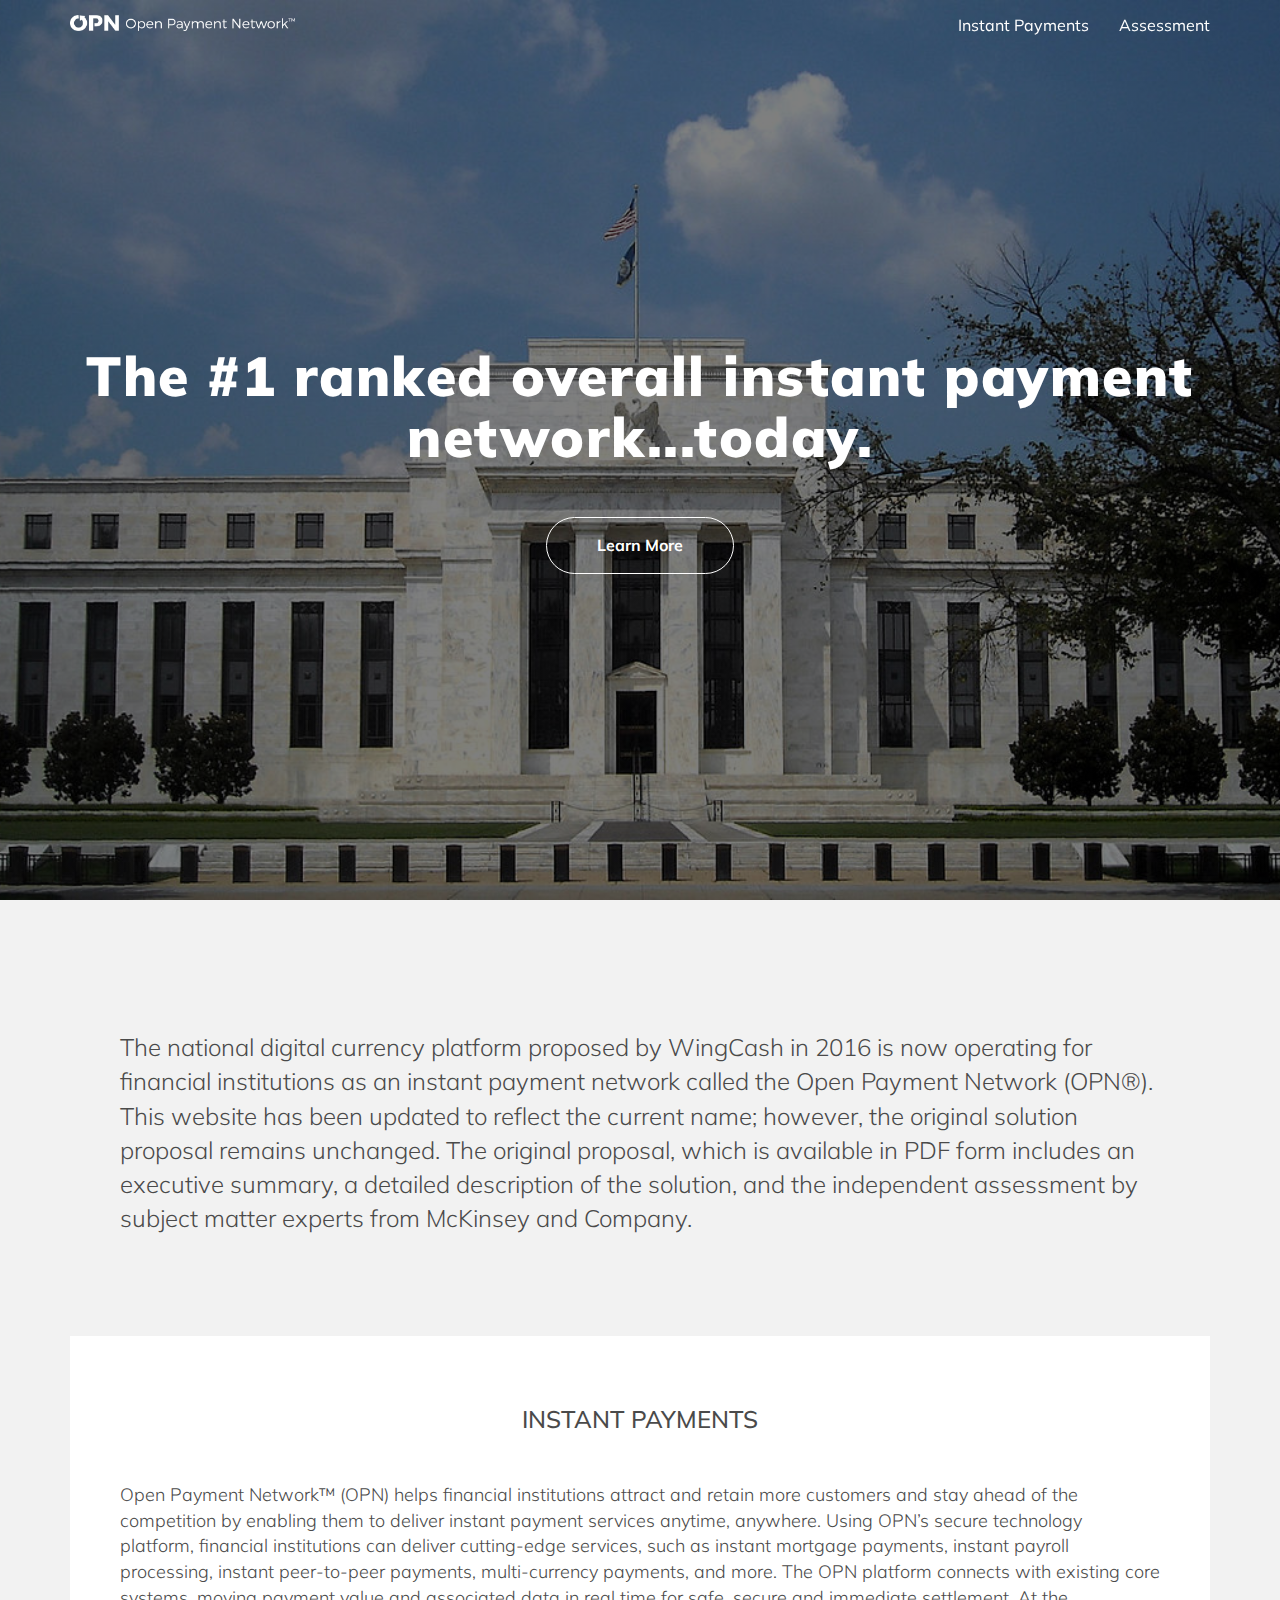
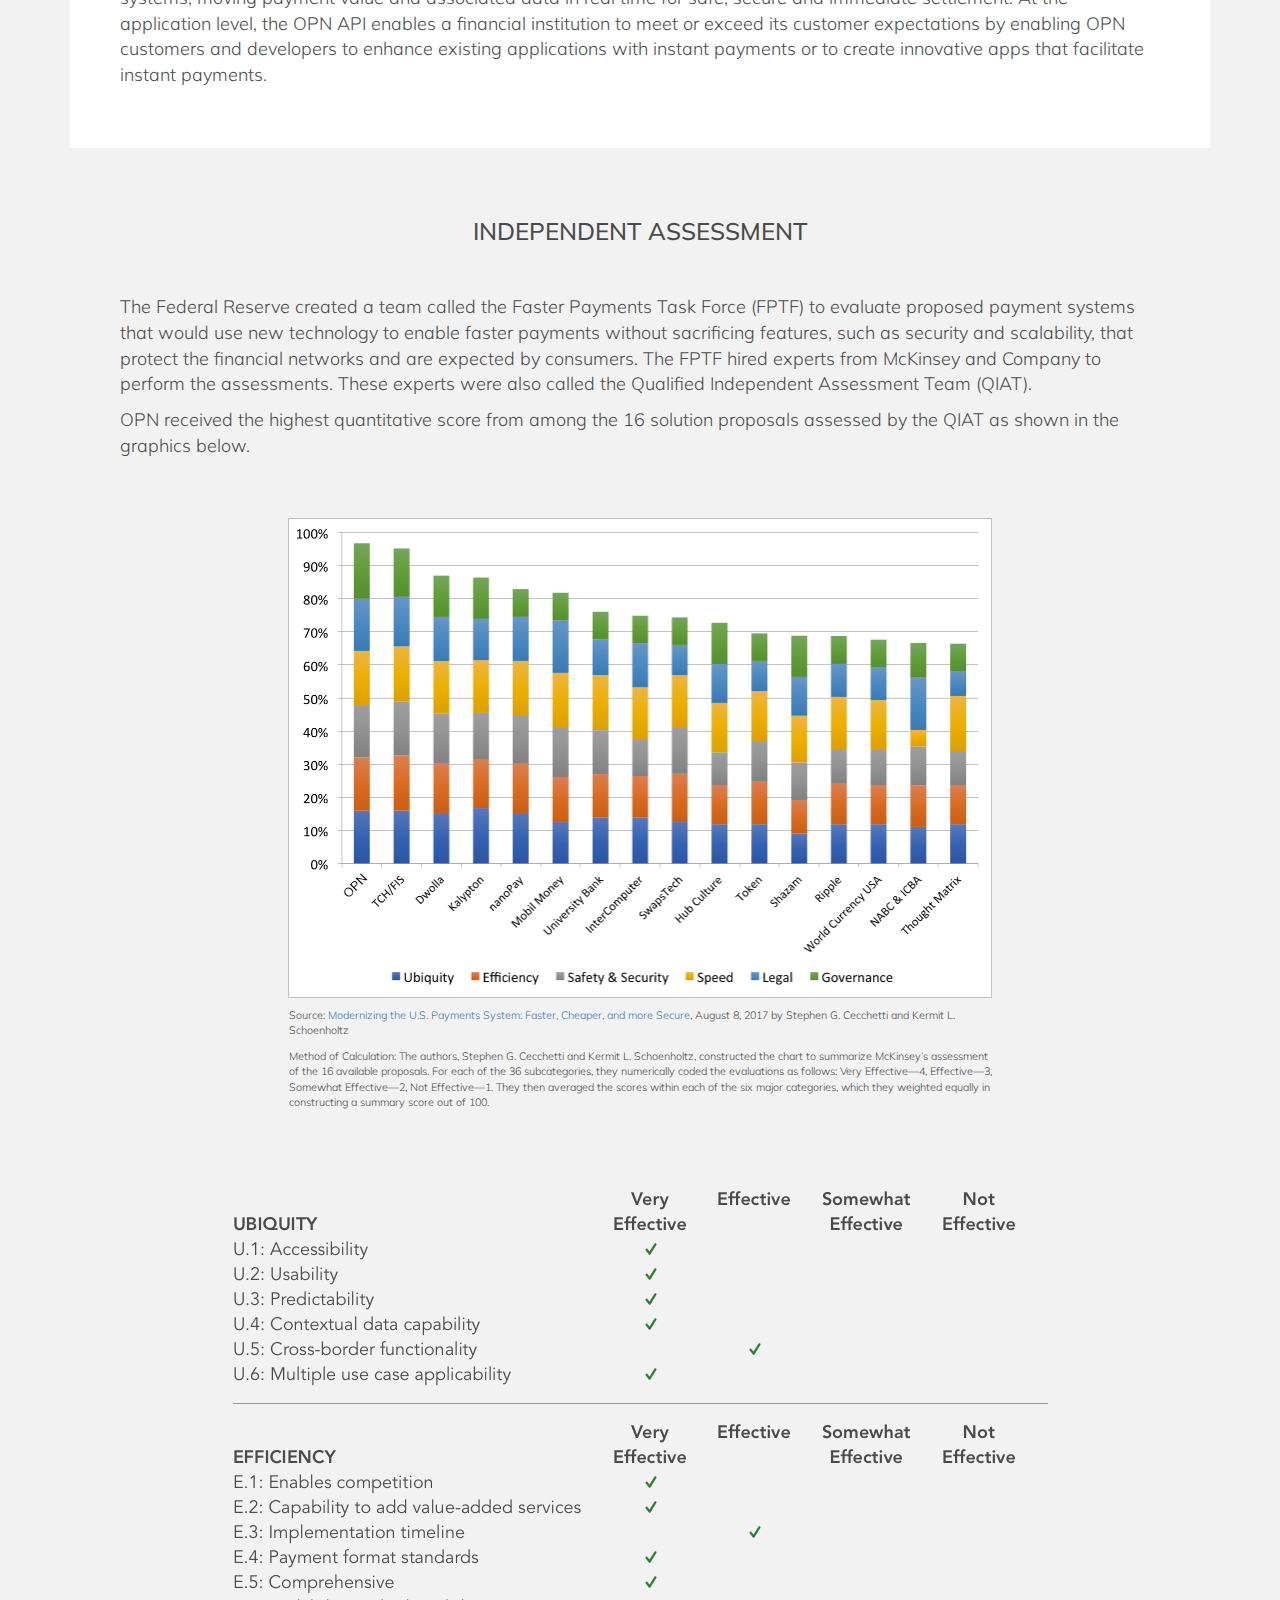
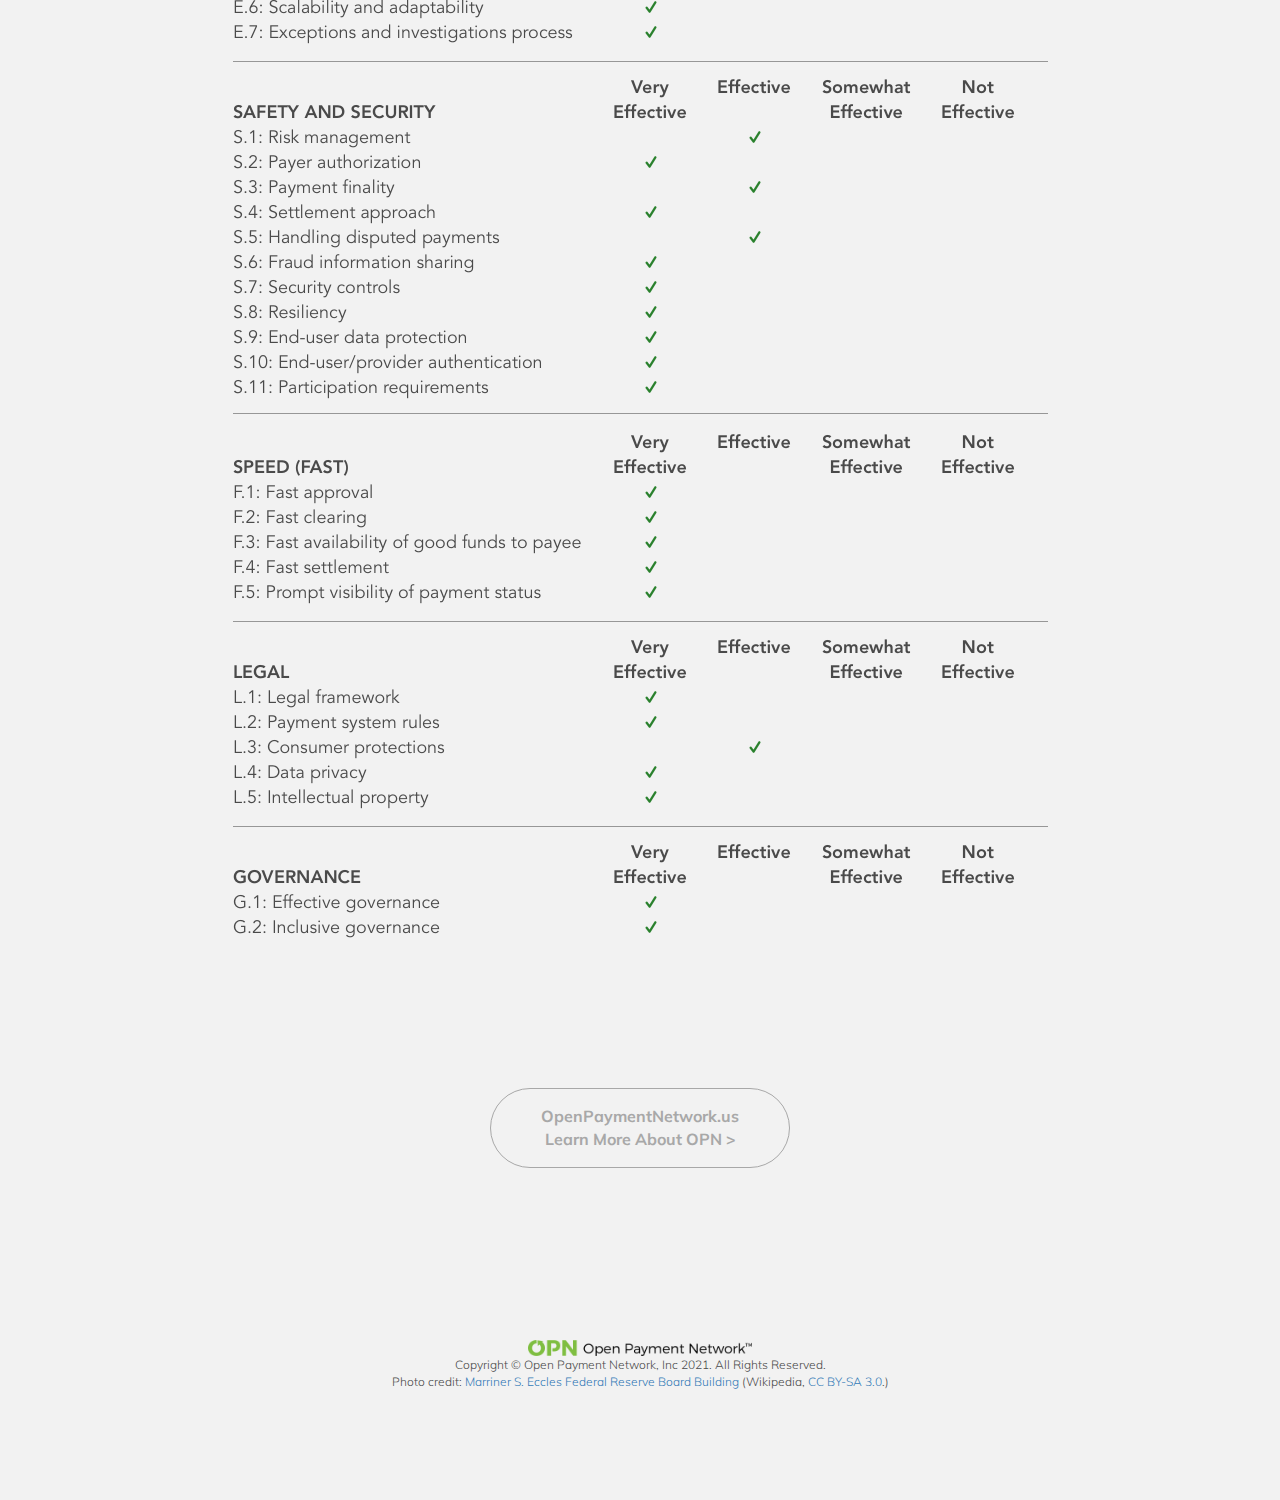
<file: fpn/index.html>
<!DOCTYPE html>
<html lang="en">
  <head>
    <meta charset="utf-8">
    <meta http-equiv="X-UA-Compatible" content="IE=edge">
    <meta name="viewport" content="width=device-width, initial-scale=1">
    <title>Open Payment Network&trade;</title>

    <!-- Bootstrap -->
    <link rel="stylesheet"
        href="https://maxcdn.bootstrapcdn.com/bootstrap/3.3.7/css/bootstrap.min.css"
        integrity="sha384-BVYiiSIFeK1dGmJRAkycuHAHRg32OmUcww7on3RYdg4Va+PmSTsz/K68vbdEjh4u"
        crossorigin="anonymous" />
    <link href="https://fonts.googleapis.com/css?family=Muli:300,300i,400,700,900"
      rel="stylesheet" />
    <link rel="stylesheet" href="fpn.css" />
  </head>
  <body>
    <div class="topfold" id="top">
      <nav class="navbar navbar-fixed-top">
        <div class="container">
          <!-- Brand and toggle get grouped for better mobile display -->
          <div class="navbar-header">
            <button type="button" class="navbar-toggle collapsed" data-toggle="collapse" data-target="#bs-example-navbar-collapse-1" aria-expanded="false">
              <span class="sr-only">Toggle navigation</span>
              <span class="icon-bar"></span>
              <span class="icon-bar"></span>
              <span class="icon-bar"></span>
            </button>
            <a class="navbar-brand smooth-scroll" href="#top">
              <img src="image/opnlogo-nav-white.png"
                class="navbar-brand-img" />
            </a>
          </div>

          <!-- Collect the nav links, forms, and other content for toggling -->
          <div class="collapse navbar-collapse" id="bs-example-navbar-collapse-1">
            <ul class="nav navbar-nav navbar-right smooth-scroll">
              <li><a href="#instpay">Instant Payments</a></li>
              <li><a href="#assessment">Assessment</a></li>
            </ul>
          </div><!-- /.navbar-collapse -->
        </div><!-- /.container-fluid -->
      </nav>
      <div class="topfold-content">
        <div class="container">
          <h1 class="topfold-h1">
            The #1 ranked overall instant payment network...today.
          </h1>
          <div>
            <a href="#instpay" class="smooth-scroll">
              <button class="topfold-button">
                Learn More
              </button>
            </a>
          </div>
        </div>
      </div>
    </div>

    <div class="container">

      <section id="changeinfo">
        <div class="changeinfo">
          <p>
            The national digital currency platform proposed by WingCash in 2016
            is now operating for financial institutions as an instant payment
            network called the Open Payment Network (OPN&reg;). This website has
            been updated to reflect the current name; however, the original
            solution proposal remains unchanged. The original proposal, which
            is available in PDF form includes an executive summary, a detailed
            description of the solution, and the independent assessment by
            subject matter experts from McKinsey and Company.
          </p>
        </div>
      </section>

      <section id="instpay" class="bright">
        <h2 class="section-title">INSTANT PAYMENTS</h2>
        <p>
          Open Payment Network&trade; (OPN) helps financial institutions
          attract and retain more customers and stay ahead of the competition
          by enabling them to deliver instant payment services anytime,
          anywhere. Using OPN’s secure technology platform, financial
          institutions can deliver cutting-edge services, such as instant
          mortgage payments, instant payroll processing, instant peer-to-peer
          payments, multi-currency payments, and more. The OPN platform
          connects with existing core systems, moving payment value and
          associated data in real time for safe, secure and immediate
          settlement. At the application level, the OPN API enables a financial
          institution to meet or exceed its customer expectations by enabling
          OPN customers and developers to enhance existing applications with
          instant payments or to create innovative apps that facilitate instant
          payments.
        </p>
      </section>

      <section id="assessment">
        <h2 class="section-title">INDEPENDENT ASSESSMENT</h2>
        <p>
          The Federal Reserve created a team called the Faster Payments Task
          Force (FPTF) to evaluate proposed payment systems that would use new
          technology to enable faster payments without sacrificing features,
          such as security and scalability, that protect the financial networks
          and are expected by consumers. The FPTF hired experts from McKinsey
          and Company to perform the assessments. These experts were also
          called the Qualified Independent Assessment Team (QIAT).
        <p>
        </p>
          OPN received the highest quantitative score from among the 16 solution
          proposals assessed by the QIAT as shown in the graphics below.
        </p>
        <div class="diagram-container">
          <img srcset="image/opn-chart-weighted-2x.png 2x"
            class="diagram ranking-chart" />
          <div class="ranking-chart-caption">
            <p>
              Source: <a href="http://ritholtz.com/2017/08/modernizing-u-s-payments-system-faster-cheaper-secure/">Modernizing the U.S. Payments System: Faster, Cheaper, and more Secure</a>,
              August 8, 2017 by Stephen G. Cecchetti and Kermit L. Schoenholtz
            </p>
            <p>
              Method of Calculation: The authors, Stephen G. Cecchetti and
              Kermit L. Schoenholtz, constructed the chart to summarize
              McKinsey’s assessment of the 16 available proposals. For each of
              the 36 subcategories, they numerically coded the evaluations as
              follows: Very Effective―4, Effective―3, Somewhat Effective―2,
              Not Effective―1. They then averaged the scores within each of
              the six major categories, which they weighted equally in
              constructing a summary score out of 100.
            </p>
          </div>
        </div>
        <div style="text-align: center">
          <img srcset="image/assessment-2x.png 2x" class="assessment-image" />
        </div>
      </section>

      <section class="centered">
        <div class="action-button-container"
            style="margin-top: 50px; margin-bottom: 20px">
          <a href="https://openpaymentnetwork.us/" target="_blank" rel="noopener">
            <button class="action-button">
              OpenPaymentNetwork.us<br />
              Learn More About OPN &gt;
            </button>
          </a>
        </div>
      </section>

      <section class="centered footer">
        <img srcset="image/opnlogo-footer-2x.png 2x" class="footer-logo" />
        <p>
          Copyright © Open Payment Network, Inc 2021. All Rights Reserved.<br />
          Photo credit:
          <a href="https://commons.wikimedia.org/wiki/File:Marriner_S._Eccles_Federal_Reserve_Board_Building.jpg" target="_blank" rel="noopener">Marriner S. Eccles Federal Reserve Board Building</a>
          (Wikipedia, <a href="https://creativecommons.org/licenses/by-sa/3.0/deed.en" target="_blank" rel="noopener">CC BY-SA 3.0</a>.)
        </p>
      </section>
    </div>

    <!-- jQuery (necessary for Bootstrap's JavaScript plugins) -->
    <script src="https://ajax.googleapis.com/ajax/libs/jquery/1.12.4/jquery.min.js"></script>

    <script src="https://maxcdn.bootstrapcdn.com/bootstrap/3.3.7/js/bootstrap.min.js"
        integrity="sha384-Tc5IQib027qvyjSMfHjOMaLkfuWVxZxUPnCJA7l2mCWNIpG9mGCD8wGNIcPD7Txa"
        crossorigin="anonymous"></script>

    <script src="fpn.js"></script>

<script>
  (function(i,s,o,g,r,a,m){i['GoogleAnalyticsObject']=r;i[r]=i[r]||function(){
  (i[r].q=i[r].q||[]).push(arguments)},i[r].l=1*new Date();a=s.createElement(o),
  m=s.getElementsByTagName(o)[0];a.async=1;a.src=g;m.parentNode.insertBefore(a,m)
  })(window,document,'script','https://www.google-analytics.com/analytics.js','ga');

  ga('create', 'UA-18115437-4', 'auto');
  ga('send', 'pageview');

</script>

  </body>
</html>
</file>
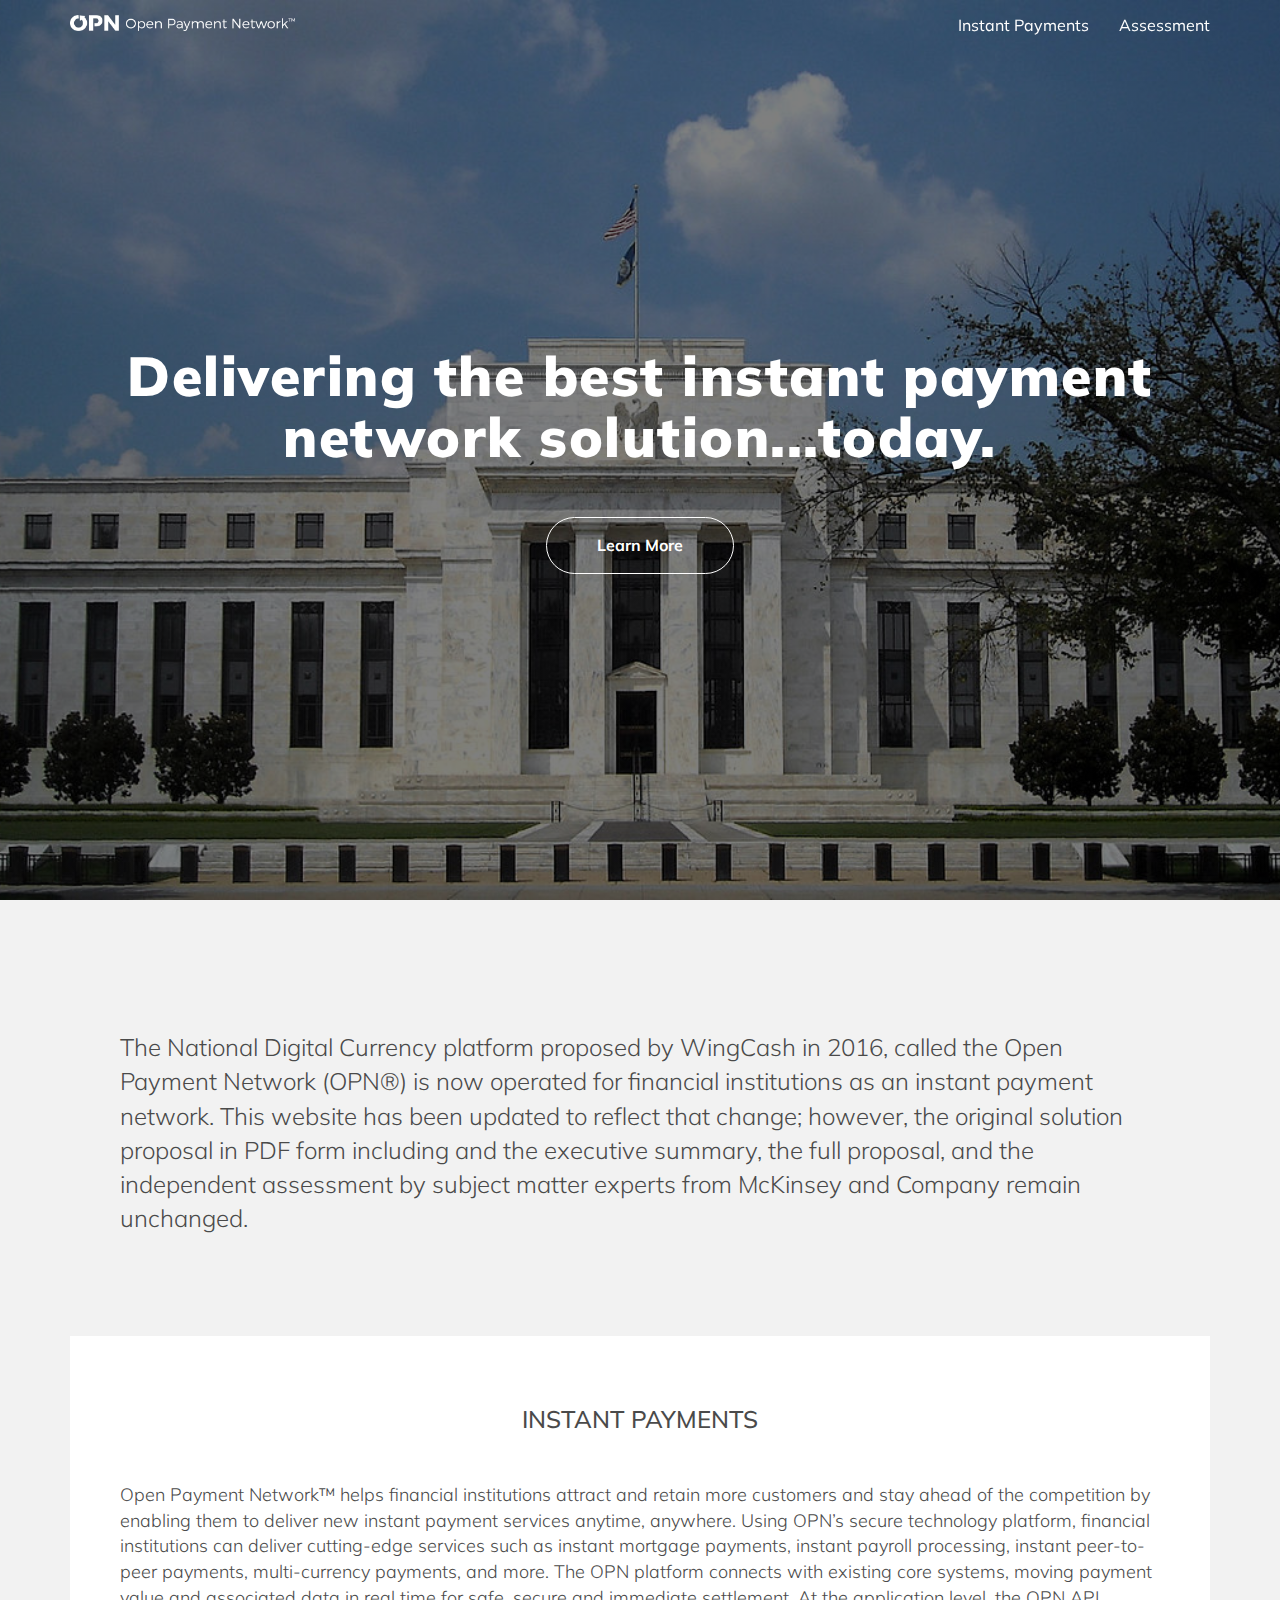
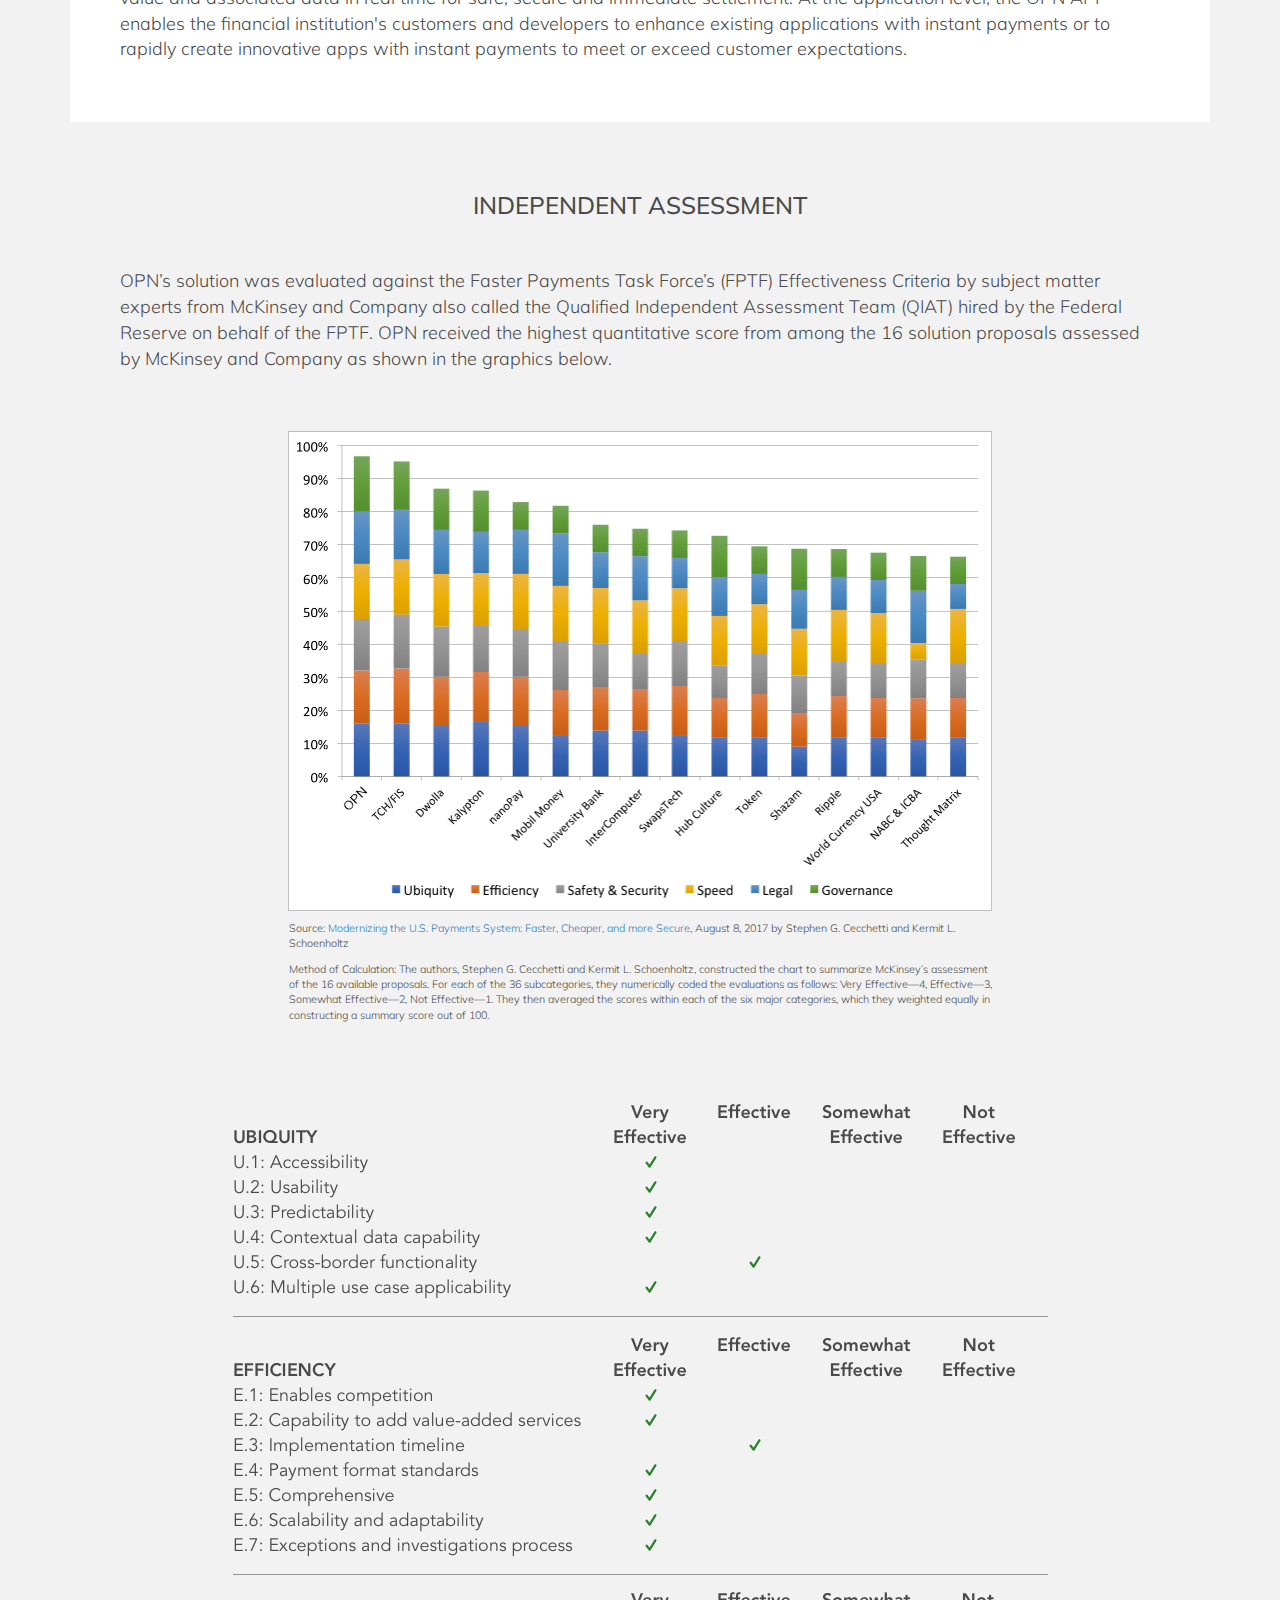
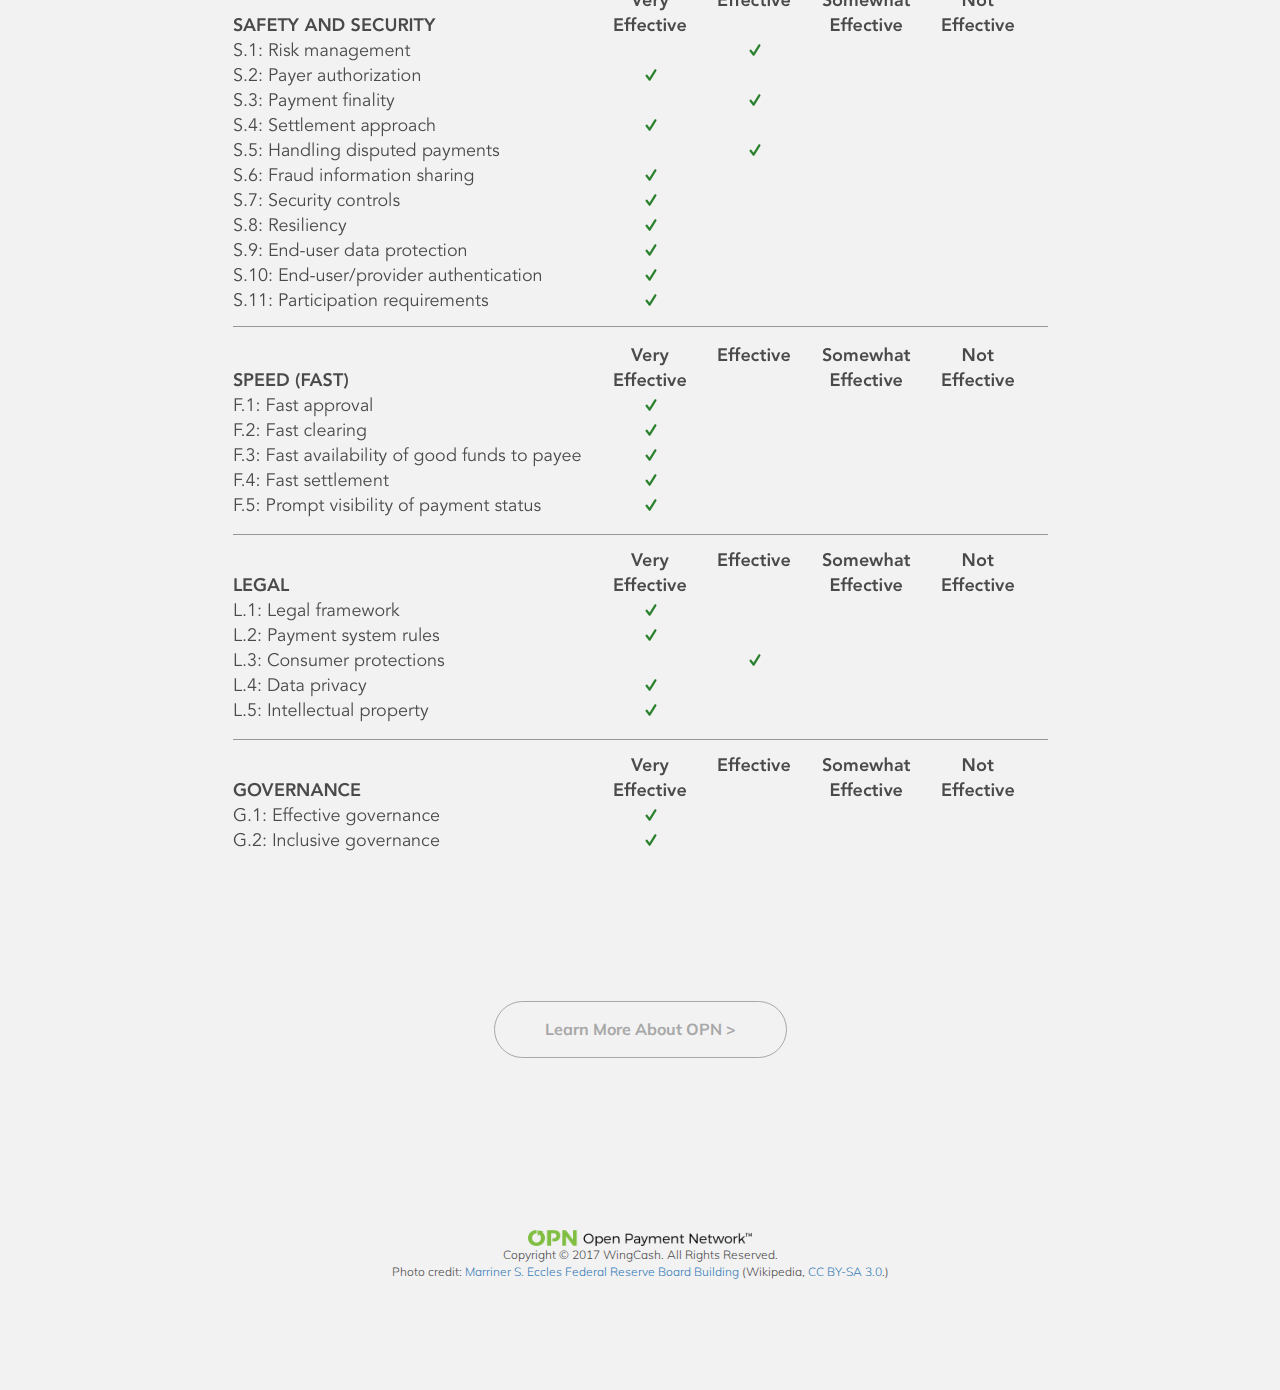
<file: public_html/index.html>
<!DOCTYPE html>
<html lang="en">
  <head>
    <meta charset="utf-8">
    <meta http-equiv="X-UA-Compatible" content="IE=edge">
    <meta name="viewport" content="width=device-width, initial-scale=1">
    <title>Open Payment Network&trade;</title>

    <!-- Bootstrap -->
    <link rel="stylesheet"
        href="https://maxcdn.bootstrapcdn.com/bootstrap/3.3.7/css/bootstrap.min.css"
        integrity="sha384-BVYiiSIFeK1dGmJRAkycuHAHRg32OmUcww7on3RYdg4Va+PmSTsz/K68vbdEjh4u"
        crossorigin="anonymous" />
    <link href="https://fonts.googleapis.com/css?family=Muli:300,300i,400,700,900"
      rel="stylesheet" />
    <link rel="stylesheet" href="fpn.css" />
  </head>
  <body>
    <div class="topfold" id="top">
      <nav class="navbar navbar-fixed-top">
        <div class="container">
          <!-- Brand and toggle get grouped for better mobile display -->
          <div class="navbar-header">
            <button type="button" class="navbar-toggle collapsed" data-toggle="collapse" data-target="#bs-example-navbar-collapse-1" aria-expanded="false">
              <span class="sr-only">Toggle navigation</span>
              <span class="icon-bar"></span>
              <span class="icon-bar"></span>
              <span class="icon-bar"></span>
            </button>
            <a class="navbar-brand smooth-scroll" href="#top">
              <img src="image/opnlogo-nav-white.png"
                class="navbar-brand-img" />
            </a>
          </div>

          <!-- Collect the nav links, forms, and other content for toggling -->
          <div class="collapse navbar-collapse" id="bs-example-navbar-collapse-1">
            <ul class="nav navbar-nav navbar-right smooth-scroll">
              <li><a href="#instpay">Instant Payments</a></li>
              <li><a href="#assessment">Assessment</a></li>
            </ul>
          </div><!-- /.navbar-collapse -->
        </div><!-- /.container-fluid -->
      </nav>
      <div class="topfold-content">
        <div class="container">
          <h1 class="topfold-h1">
            Delivering the best instant payment network solution...today.
          </h1>
          <div>
            <a href="#instpay" class="smooth-scroll">
              <button class="topfold-button">
                Learn More
              </button>
            </a>
          </div>
        </div>
      </div>
    </div>

    <div class="container">

      <section id="changeinfo">
        <div class="changeinfo">
          <p>
            The National Digital Currency platform proposed by WingCash in
            2016, called the Open Payment Network (OPN&reg;) is now operated for
            financial institutions as an instant payment network. This
            website has been updated to reflect that change; however, the
            original solution proposal in PDF form including and the executive
            summary, the full proposal, and the independent assessment by
            subject matter experts from McKinsey and Company remain unchanged.
          </p>
        </div>
      </section>

      <section id="instpay" class="bright">
        <h2 class="section-title">INSTANT PAYMENTS</h2>
        <p>
          Open Payment Network&trade; helps financial institutions attract and
          retain more customers and stay ahead of the competition by enabling
          them to deliver new instant payment services anytime, anywhere.
          Using OPN’s secure technology platform, financial institutions can
          deliver cutting-edge services such as instant mortgage payments,
          instant payroll processing, instant peer-to-peer payments,
          multi-currency payments, and more. The OPN platform connects with
          existing core systems, moving payment value and associated data in
          real time for safe, secure and immediate settlement. At the
          application level, the OPN API enables the financial institution's
          customers and developers to enhance existing applications with
          instant payments or to rapidly create innovative apps with instant
          payments to meet or exceed customer expectations.
        </p>
      </section>

      <section id="assessment">
        <h2 class="section-title">INDEPENDENT ASSESSMENT</h2>
        <p>
          OPN’s solution was evaluated against the Faster Payments Task Force’s
          (FPTF) Effectiveness Criteria by subject matter experts from McKinsey
          and Company also called the Qualified Independent Assessment Team
          (QIAT) hired by the Federal Reserve on behalf of the FPTF. OPN
          received the highest quantitative score from among the 16 solution
          proposals assessed by McKinsey and Company as shown in the graphics
          below.
        </p>
        <div class="diagram-container">
          <img srcset="image/opn-chart-weighted-2x.png 2x"
            class="diagram ranking-chart" />
          <div class="ranking-chart-caption">
            <p>
              Source: <a href="http://ritholtz.com/2017/08/modernizing-u-s-payments-system-faster-cheaper-secure/">Modernizing the U.S. Payments System: Faster, Cheaper, and more Secure</a>,
              August 8, 2017 by Stephen G. Cecchetti and Kermit L. Schoenholtz
            </p>
            <p>
              Method of Calculation: The authors, Stephen G. Cecchetti and
              Kermit L. Schoenholtz, constructed the chart to summarize
              McKinsey’s assessment of the 16 available proposals. For each of
              the 36 subcategories, they numerically coded the evaluations as
              follows: Very Effective―4, Effective―3, Somewhat Effective―2,
              Not Effective―1. They then averaged the scores within each of
              the six major categories, which they weighted equally in
              constructing a summary score out of 100.
            </p>
          </div>
        </div>
        <div style="text-align: center">
          <img srcset="image/assessment-2x.png 2x" class="assessment-image" />
        </div>
      </section>

      <section class="centered">
        <div class="action-button-container"
            style="margin-top: 50px; margin-bottom: 20px">
          <a href="https://openpaymentnetwork.us/" target="_blank" rel="noopener">
            <button class="action-button">
              Learn More About OPN &gt;
            </button>
          </a>
        </div>
      </section>

      <section class="centered footer">
        <img srcset="image/opnlogo-footer-2x.png 2x" class="footer-logo" />
        <p>
          Copyright © 2017 WingCash. All Rights Reserved.<br />
          Photo credit:
          <a href="https://commons.wikimedia.org/wiki/File:Marriner_S._Eccles_Federal_Reserve_Board_Building.jpg" target="_blank" rel="noopener">Marriner S. Eccles Federal Reserve Board Building</a>
          (Wikipedia, <a href="https://creativecommons.org/licenses/by-sa/3.0/deed.en" target="_blank" rel="noopener">CC BY-SA 3.0</a>.)
        </p>
      </section>
    </div>

    <!-- jQuery (necessary for Bootstrap's JavaScript plugins) -->
    <script src="https://ajax.googleapis.com/ajax/libs/jquery/1.12.4/jquery.min.js"></script>

    <script src="https://maxcdn.bootstrapcdn.com/bootstrap/3.3.7/js/bootstrap.min.js"
        integrity="sha384-Tc5IQib027qvyjSMfHjOMaLkfuWVxZxUPnCJA7l2mCWNIpG9mGCD8wGNIcPD7Txa"
        crossorigin="anonymous"></script>

    <script src="fpn.js"></script>

<script>
  (function(i,s,o,g,r,a,m){i['GoogleAnalyticsObject']=r;i[r]=i[r]||function(){
  (i[r].q=i[r].q||[]).push(arguments)},i[r].l=1*new Date();a=s.createElement(o),
  m=s.getElementsByTagName(o)[0];a.async=1;a.src=g;m.parentNode.insertBefore(a,m)
  })(window,document,'script','https://www.google-analytics.com/analytics.js','ga');

  ga('create', 'UA-18115437-4', 'auto');
  ga('send', 'pageview');

</script>

  </body>
</html>
</file>
<file: fpn/fpn.css>
html {
  height: 100%;
}

body {
  background-color: #f2f2f2;
  color: #4a4a4a;
  font-family: Muli, sans-serif;
  font-size: 16px;
  height: 100%;
}

@media (min-width: 768px) and (max-width: 991px) {
  /* Shrink the navbar font for moderately narrow screens. */
  .navbar {
    font-size: 11px;
  }
}

.navbar.scrolled {
  background-color: #324963;
}

.navbar-brand {
  color: #fff;
}

.navbar-nav > li > a {
  color: #fff;
}

.navbar-nav > li > a:focus, .navbar-nav > li > a:hover {
  background-color: transparent;
}

.navbar-brand-img {
  max-width: 225px;
  height: auto;
}

.navbar-toggle {
  border-color: #fff;
}

.navbar-toggle .icon-bar {
  border: 1px solid #fff;
}

@media (max-width: 767px) {
  .navbar-collapse {
    background-color: rgba(50, 73, 99, 0.95);
  }
}

.topfold {
  height: 100%;
  background: linear-gradient(rgba(0, 0, 0, 0.5), rgba(0, 0, 0, 0.5)), url('image/frbb.jpg');
  background-color: #324963;
  background-size: cover;
  background-position: center bottom;
}

.topfold-content {
  color: #fff;
  display: flex;
  flex-direction: column;
  justify-content: center;
  text-align: center;
  height: 100%;
}

.topfold-h1 {
  font-size: 55px;
  font-weight: 900;
  letter-spacing: 1.5px;
  margin-bottom: 50px;
}

@media (max-width: 767px) {
  .topfold-h1 {
    font-size: 28px;
  }
}

.topfold-button {
  background-color: transparent;
  color: #fff;
  padding: 16px 50px;
  border: 1px solid #fff;
  border-radius: 50px;
  font-size: 16px;
  font-weight: 700;
}

.topfold-button:hover, .topfold-button:focus {
  background-color: rgba(255, 255, 255, 0.5);
}

.changeinfo {
  margin: 80px 0 50px;
  font-size: 24px;
  font-weight: 300;
  color: #4a4a4a;
}

@media (max-width: 767px) {
  .changeinfo {
    font-size: 16px;
  }
}

.action-button-container {
  text-align: center;
  margin: 70px 0;
}

.action-button {
  background-color: transparent;
  color: #a8a8a8;
  padding: 16px 50px;
  border: 1px solid #a8a8a8;
  border-radius: 50px;
  font-size: 16px;
  font-weight: 700;
}

.action-button:hover, .action-button:focus {
  color: #444;
  border-color: #444;
}

section {
  padding: 50px;
  font-weight: 300;
  font-size: 18px;
}

@media (max-width: 767px) {
  section {
    margin-left: -15px;
    margin-right: -15px;
    padding-left: 20px;
    padding-right: 20px;
  }
}

section.bright {
  background-color: #fff;
}

section.centered {
  text-align: center;
}

.section-title {
  font-size: 24px;
  text-align: center;
  margin-bottom: 50px;
}

.diagram-container {
  text-align: center;
}

.diagram {
  margin: 50px 0;
  max-width: 100%;
}

.diagram.ranking-chart {
  margin-bottom: 10px;
}

.ranking-chart-caption {
  text-align: left;
  font-size: 60%;
  margin: 0 auto 80px auto;
  max-width: 703px;
}

.score-heading {
  font-weight: 700;
}

.footer {
  padding: 100px 0;
  font-size: 12px;
}

.footer-logo {
  max-width: 225px;
  height: auto;
}

@media (max-width: 921px) {
  .assessment-image {
    width: 100%;
  }
}

.process-caption {
  font-weight: 700;
  font-size: 14px;
  text-align: center;
  padding-top: 16px;
  vertical-align: top;
}
</file>
<file: public_html/fpn.css>
html {
  height: 100%;
}

body {
  background-color: #f2f2f2;
  color: #4a4a4a;
  font-family: Muli, sans-serif;
  font-size: 16px;
  height: 100%;
}

@media (min-width: 768px) and (max-width: 991px) {
  /* Shrink the navbar font for moderately narrow screens. */
  .navbar {
    font-size: 11px;
  }
}

.navbar.scrolled {
  background-color: #324963;
}

.navbar-brand {
  color: #fff;
}

.navbar-nav > li > a {
  color: #fff;
}

.navbar-nav > li > a:focus, .navbar-nav > li > a:hover {
  background-color: transparent;
}

.navbar-brand-img {
  max-width: 225px;
  height: auto;
}

.navbar-toggle {
  border-color: #fff;
}

.navbar-toggle .icon-bar {
  border: 1px solid #fff;
}

@media (max-width: 767px) {
  .navbar-collapse {
    background-color: rgba(50, 73, 99, 0.95);
  }
}

.topfold {
  height: 100%;
  background: linear-gradient(rgba(0, 0, 0, 0.5), rgba(0, 0, 0, 0.5)), url('image/frbb.jpg');
  background-color: #324963;
  background-size: cover;
  background-position: center bottom;
}

.topfold-content {
  color: #fff;
  display: flex;
  flex-direction: column;
  justify-content: center;
  text-align: center;
  height: 100%;
}

.topfold-h1 {
  font-size: 55px;
  font-weight: 900;
  letter-spacing: 1.5px;
  margin-bottom: 50px;
}

@media (max-width: 767px) {
  .topfold-h1 {
    font-size: 28px;
  }
}

.topfold-button {
  background-color: transparent;
  color: #fff;
  padding: 16px 50px;
  border: 1px solid #fff;
  border-radius: 50px;
  font-size: 16px;
  font-weight: 700;
}

.topfold-button:hover, .topfold-button:focus {
  background-color: rgba(255, 255, 255, 0.5);
}

.changeinfo {
  margin: 80px 0 50px;
  font-size: 24px;
  font-weight: 300;
  color: #4a4a4a;
}

@media (max-width: 767px) {
  .changeinfo {
    font-size: 16px;
  }
}

.action-button-container {
  text-align: center;
  margin: 70px 0;
}

.action-button {
  background-color: transparent;
  color: #a8a8a8;
  padding: 16px 50px;
  border: 1px solid #a8a8a8;
  border-radius: 50px;
  font-size: 16px;
  font-weight: 700;
}

.action-button:hover, .action-button:focus {
  color: #444;
  border-color: #444;
}

section {
  padding: 50px;
  font-weight: 300;
  font-size: 18px;
}

@media (max-width: 767px) {
  section {
    margin-left: -15px;
    margin-right: -15px;
    padding-left: 20px;
    padding-right: 20px;
  }
}

section.bright {
  background-color: #fff;
}

section.centered {
  text-align: center;
}

.section-title {
  font-size: 24px;
  text-align: center;
  margin-bottom: 50px;
}

.diagram-container {
  text-align: center;
}

.diagram {
  margin: 50px 0;
  max-width: 100%;
}

.diagram.ranking-chart {
  margin-bottom: 10px;
}

.ranking-chart-caption {
  text-align: left;
  font-size: 60%;
  margin: 0 auto 80px auto;
  max-width: 703px;
}

.score-heading {
  font-weight: 700;
}

.footer {
  padding: 100px 0;
  font-size: 12px;
}

.footer-logo {
  max-width: 225px;
  height: auto;
}

@media (max-width: 921px) {
  .assessment-image {
    width: 100%;
  }
}

.process-caption {
  font-weight: 700;
  font-size: 14px;
  text-align: center;
  padding-top: 16px;
  vertical-align: top;
}
</file>
